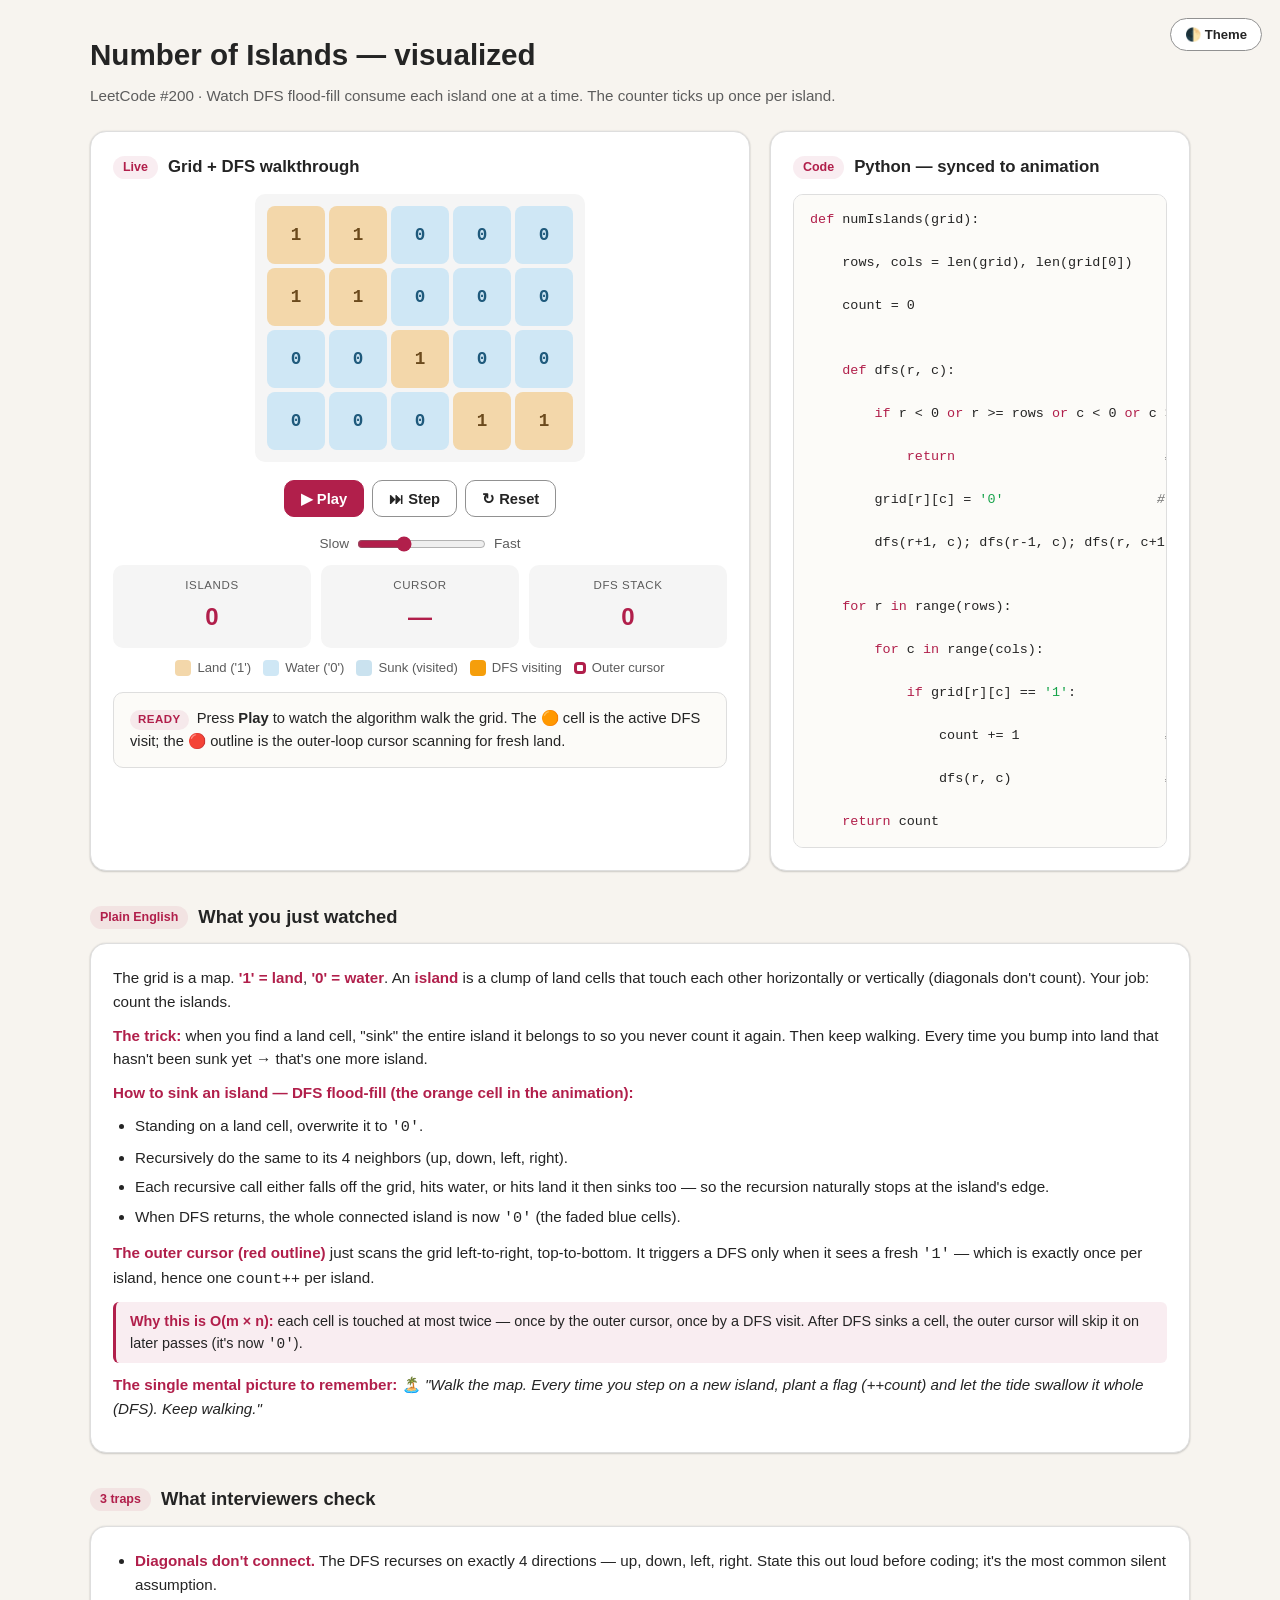
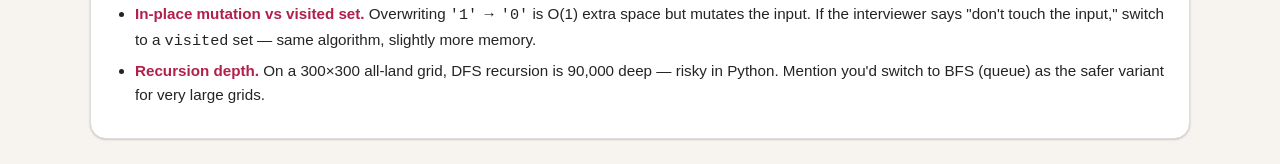
<file: visualizers/2026-05-14-number-of-islands.html>
<!DOCTYPE html>
<html lang="en">
<head>
<meta charset="UTF-8">
<title>Number of Islands — DFS Flood Fill</title>
<script>
  (() => {
    const param = new URLSearchParams(window.location.search).get("clawpilotTheme");
    const theme =
      param || (window.matchMedia("(prefers-color-scheme: dark)").matches ? "dark" : "light");
    document.documentElement.setAttribute("data-theme", theme);
  })();
</script>
<style>
:root {
  color-scheme: light;
  --cp-bg: #f7f4ef;
  --cp-bg-elevated: #fcfbf8;
  --cp-surface: #ffffff;
  --cp-surface-soft: #f5f5f5;
  --cp-border: #dedede;
  --cp-border-strong: #919191;
  --cp-text: #242424;
  --cp-text-muted: #5c5c5c;
  --cp-text-soft: #6f6f6f;
  --cp-accent: #b11f4b;
  --cp-accent-hover: #9a1a41;
  --cp-accent-soft: rgba(177, 31, 75, 0.08);
  --cp-accent-fg: #ffffff;
  --cp-success: #16a34a;
  --cp-danger: #dc2626;
  --cp-warning: #f59e0b;
  --cp-link: #0078d4;
  --cp-shadow: 0 18px 48px rgba(0, 0, 0, 0.12);
  --cp-overlay: rgba(255, 255, 255, 0.8);
  --cp-panel: rgba(255, 255, 255, 0.86);
  --cp-panel-strong: rgba(255, 255, 255, 0.96);
  --cp-sheen: rgba(255, 255, 255, 0.55);
  --cp-highlight: rgba(177, 31, 75, 0.12);
}
html[data-theme="dark"] {
  color-scheme: dark;
  --cp-bg: #3d3b3a;
  --cp-bg-elevated: #343231;
  --cp-surface: #292929;
  --cp-surface-soft: #2e2e2e;
  --cp-border: #474747;
  --cp-border-strong: #5f5f5f;
  --cp-text: #dedede;
  --cp-text-muted: #919191;
  --cp-text-soft: #b0b0b0;
  --cp-accent: #fd8ea1;
  --cp-accent-hover: #fb7b91;
  --cp-accent-soft: rgba(253, 142, 161, 0.14);
  --cp-accent-fg: #1a1a1a;
  --cp-success: #4ade80;
  --cp-danger: #f87171;
  --cp-warning: #fbbf24;
  --cp-link: #4da6ff;
  --cp-shadow: 0 18px 48px rgba(0, 0, 0, 0.32);
  --cp-overlay: rgba(41, 41, 41, 0.88);
  --cp-panel: rgba(41, 41, 41, 0.72);
  --cp-panel-strong: rgba(41, 41, 41, 0.96);
  --cp-sheen: rgba(255, 255, 255, 0.04);
  --cp-highlight: rgba(253, 142, 161, 0.12);
}

* { box-sizing: border-box; margin: 0; padding: 0; }

body {
  font-family: "Segoe UI", Aptos, Calibri, -apple-system, BlinkMacSystemFont, sans-serif;
  background: var(--cp-bg);
  color: var(--cp-text);
  min-height: 100vh;
  padding: 32px 16px;
  line-height: 1.55;
}

.container {
  max-width: 1100px;
  margin: 0 auto;
}

h1 {
  font-size: 1.85rem;
  margin-bottom: 6px;
}

.subtitle {
  color: var(--cp-text-muted);
  margin-bottom: 24px;
  font-size: 0.95rem;
}

.layout {
  display: grid;
  grid-template-columns: minmax(380px, 1fr) minmax(320px, 420px);
  gap: 20px;
}

@media (max-width: 880px) {
  .layout { grid-template-columns: 1fr; }
}

.card {
  background: var(--cp-surface);
  border: 1px solid var(--cp-border);
  border-radius: 16px;
  padding: 22px;
  box-shadow: 0 0 2px rgba(0,0,0,0.12), 0 1px 2px rgba(0,0,0,0.14);
}

.card h2 {
  font-size: 1.05rem;
  margin-bottom: 14px;
  display: flex;
  align-items: center;
  gap: 10px;
}

.badge {
  display: inline-block;
  background: var(--cp-accent-soft);
  color: var(--cp-accent);
  padding: 2px 10px;
  border-radius: 999px;
  font-size: 0.78rem;
  font-weight: 600;
}

.grid-wrap {
  display: flex;
  justify-content: center;
  margin: 12px 0 18px;
}

.grid {
  display: grid;
  gap: 4px;
  padding: 12px;
  background: var(--cp-surface-soft);
  border-radius: 10px;
}

.cell {
  width: 58px;
  height: 58px;
  display: flex;
  align-items: center;
  justify-content: center;
  border-radius: 8px;
  font-family: Consolas, "Courier New", Courier, monospace;
  font-weight: 700;
  font-size: 1.1rem;
  transition: background 0.25s ease, transform 0.18s ease, box-shadow 0.25s ease;
  position: relative;
}

/* Water = '0' */
.cell[data-state="water"] {
  background: #cfe7f5;
  color: #1f5a7c;
}
html[data-theme="dark"] .cell[data-state="water"] {
  background: #2a4a5e;
  color: #b0d8ee;
}

/* Land = '1' */
.cell[data-state="land"] {
  background: #f3d7aa;
  color: #6b4a1d;
}
html[data-theme="dark"] .cell[data-state="land"] {
  background: #6b4a1d;
  color: #f3d7aa;
}

/* Sunk = previously land, now overwritten to '0' (visited) */
.cell[data-state="sunk"] {
  background: #9ecae1;
  color: #2c4a5e;
  opacity: 0.55;
}
html[data-theme="dark"] .cell[data-state="sunk"] {
  background: #355d75;
  color: #88aac0;
  opacity: 0.55;
}

/* The cursor — current outer-loop position */
.cell.cursor {
  outline: 3px solid var(--cp-accent);
  outline-offset: 2px;
  z-index: 2;
}

/* The DFS visiting cell — actively being processed */
.cell.visiting {
  background: var(--cp-warning) !important;
  color: #2a2000 !important;
  transform: scale(1.08);
  box-shadow: 0 6px 18px rgba(245, 158, 11, 0.45);
  z-index: 3;
}

.cell.just-sunk {
  animation: pulse 0.45s ease;
}

@keyframes pulse {
  0% { transform: scale(1.15); box-shadow: 0 0 0 8px rgba(177,31,75,0.25); }
  100% { transform: scale(1); box-shadow: none; }
}

.controls {
  display: flex;
  gap: 8px;
  flex-wrap: wrap;
  margin: 16px 0 8px;
  justify-content: center;
}

button {
  font-family: inherit;
  font-size: 0.92rem;
  font-weight: 600;
  padding: 9px 16px;
  border-radius: 10px;
  border: 1px solid var(--cp-border-strong);
  background: var(--cp-surface);
  color: var(--cp-text);
  cursor: pointer;
  transition: background 0.15s, color 0.15s, transform 0.1s;
}
button:hover { background: var(--cp-surface-soft); }
button:active { transform: translateY(1px); }
button:disabled { opacity: 0.45; cursor: not-allowed; }
button.primary {
  background: var(--cp-accent);
  color: var(--cp-accent-fg);
  border-color: var(--cp-accent);
}
button.primary:hover { background: var(--cp-accent-hover); }

.speed {
  display: flex;
  align-items: center;
  gap: 8px;
  font-size: 0.85rem;
  color: var(--cp-text-muted);
}
.speed input[type="range"] { accent-color: var(--cp-accent); }

.stats {
  display: grid;
  grid-template-columns: repeat(3, 1fr);
  gap: 10px;
  margin-top: 10px;
}
.stat {
  background: var(--cp-surface-soft);
  padding: 12px;
  border-radius: 10px;
  text-align: center;
}
.stat-label { font-size: 0.72rem; color: var(--cp-text-muted); text-transform: uppercase; letter-spacing: 0.05em; }
.stat-value { font-size: 1.5rem; font-weight: 700; color: var(--cp-accent); margin-top: 4px; }

.legend {
  display: flex;
  flex-wrap: wrap;
  gap: 12px;
  margin-top: 10px;
  font-size: 0.82rem;
  color: var(--cp-text-muted);
  justify-content: center;
}
.legend-item { display: flex; align-items: center; gap: 6px; }
.swatch { width: 16px; height: 16px; border-radius: 4px; }

.narration {
  background: var(--cp-bg-elevated);
  border: 1px solid var(--cp-border);
  border-radius: 10px;
  padding: 14px 16px;
  margin-top: 14px;
  min-height: 70px;
  font-size: 0.92rem;
  color: var(--cp-text);
}
.narration .step-tag {
  display: inline-block;
  background: var(--cp-accent-soft);
  color: var(--cp-accent);
  padding: 1px 8px;
  border-radius: 999px;
  font-size: 0.72rem;
  font-weight: 600;
  margin-right: 8px;
  text-transform: uppercase;
  letter-spacing: 0.04em;
}

/* Code panel */
pre.code {
  background: var(--cp-bg-elevated);
  border: 1px solid var(--cp-border);
  border-radius: 10px;
  padding: 14px 16px;
  font-family: Consolas, "Courier New", Courier, monospace;
  font-size: 0.84rem;
  line-height: 1.6;
  overflow-x: auto;
  white-space: pre;
}
pre.code .line {
  display: block;
  padding: 0 6px;
  margin: 0 -6px;
  border-radius: 4px;
  transition: background 0.2s;
}
pre.code .line.active {
  background: var(--cp-accent-soft);
  color: var(--cp-accent);
}
pre.code .kw { color: var(--cp-accent); }
pre.code .str { color: var(--cp-success); }
pre.code .com { color: var(--cp-text-soft); font-style: italic; }

.section-title {
  margin-top: 32px;
  margin-bottom: 12px;
  font-size: 1.15rem;
  display: flex;
  align-items: center;
  gap: 10px;
}

.explainer { font-size: 0.95rem; }
.explainer p { margin-bottom: 10px; }
.explainer ul { padding-left: 22px; margin-bottom: 10px; }
.explainer li { margin-bottom: 6px; }
.explainer strong { color: var(--cp-accent); }

.tip {
  border-left: 3px solid var(--cp-accent);
  padding: 8px 14px;
  background: var(--cp-accent-soft);
  border-radius: 6px;
  margin: 10px 0;
  font-size: 0.9rem;
}

.theme-toggle {
  position: fixed;
  top: 18px;
  right: 18px;
  background: var(--cp-surface);
  border: 1px solid var(--cp-border-strong);
  color: var(--cp-text);
  padding: 8px 14px;
  border-radius: 999px;
  cursor: pointer;
  font-size: 0.82rem;
  z-index: 100;
}
</style>
</head>
<body>
<button class="theme-toggle" id="themeToggle">🌓 Theme</button>

<div class="container">
  <h1>Number of Islands — visualized</h1>
  <p class="subtitle">LeetCode #200 · Watch DFS flood-fill consume each island one at a time. The counter ticks up once per island.</p>

  <div class="layout">
    <!-- Left: animated grid + controls -->
    <div class="card">
      <h2><span class="badge">Live</span> Grid + DFS walkthrough</h2>
      <div class="grid-wrap"><div class="grid" id="grid"></div></div>

      <div class="controls">
        <button id="btnPlay" class="primary">▶ Play</button>
        <button id="btnStep">⏭ Step</button>
        <button id="btnReset">↻ Reset</button>
      </div>

      <div class="controls">
        <div class="speed">
          <span>Slow</span>
          <input type="range" id="speed" min="60" max="700" value="280" step="20" />
          <span>Fast</span>
        </div>
      </div>

      <div class="stats">
        <div class="stat"><div class="stat-label">Islands</div><div class="stat-value" id="statIslands">0</div></div>
        <div class="stat"><div class="stat-label">Cursor</div><div class="stat-value" id="statCursor">—</div></div>
        <div class="stat"><div class="stat-label">DFS stack</div><div class="stat-value" id="statStack">0</div></div>
      </div>

      <div class="legend">
        <div class="legend-item"><div class="swatch" style="background:#f3d7aa"></div> Land ('1')</div>
        <div class="legend-item"><div class="swatch" style="background:#cfe7f5"></div> Water ('0')</div>
        <div class="legend-item"><div class="swatch" style="background:#9ecae1; opacity:0.55"></div> Sunk (visited)</div>
        <div class="legend-item"><div class="swatch" style="background:#f59e0b"></div> DFS visiting</div>
        <div class="legend-item"><div class="swatch" style="border:3px solid #b11f4b;width:12px;height:12px"></div> Outer cursor</div>
      </div>

      <div class="narration" id="narration"><span class="step-tag">Ready</span>Press <strong>Play</strong> to watch the algorithm walk the grid. The 🟠 cell is the active DFS visit; the 🔴 outline is the outer-loop cursor scanning for fresh land.</div>
    </div>

    <!-- Right: code + counter sync -->
    <div class="card">
      <h2><span class="badge">Code</span> Python — synced to animation</h2>
<pre class="code" id="codePanel"><span class="line" data-line="1"><span class="kw">def</span> numIslands(grid):</span>
<span class="line" data-line="2">    rows, cols = len(grid), len(grid[0])</span>
<span class="line" data-line="3">    count = 0</span>
<span class="line" data-line="4"></span>
<span class="line" data-line="5">    <span class="kw">def</span> dfs(r, c):</span>
<span class="line" data-line="6">        <span class="kw">if</span> r &lt; 0 <span class="kw">or</span> r &gt;= rows <span class="kw">or</span> c &lt; 0 <span class="kw">or</span> c &gt;= cols <span class="kw">or</span> grid[r][c] != <span class="str">'1'</span>:</span>
<span class="line" data-line="7">            <span class="kw">return</span>                          <span class="com"># off-grid or not land</span></span>
<span class="line" data-line="8">        grid[r][c] = <span class="str">'0'</span>                   <span class="com"># sink: mark visited</span></span>
<span class="line" data-line="9">        dfs(r+1, c); dfs(r-1, c); dfs(r, c+1); dfs(r, c-1)</span>
<span class="line" data-line="10"></span>
<span class="line" data-line="11">    <span class="kw">for</span> r <span class="kw">in</span> range(rows):</span>
<span class="line" data-line="12">        <span class="kw">for</span> c <span class="kw">in</span> range(cols):</span>
<span class="line" data-line="13">            <span class="kw">if</span> grid[r][c] == <span class="str">'1'</span>:</span>
<span class="line" data-line="14">                count += 1                  <span class="com"># found a new island!</span></span>
<span class="line" data-line="15">                dfs(r, c)                   <span class="com"># sink the whole thing</span></span>
<span class="line" data-line="16">    <span class="kw">return</span> count</span></pre>
    </div>
  </div>

  <h2 class="section-title"><span class="badge">Plain English</span> What you just watched</h2>
  <div class="card explainer">
    <p>The grid is a map. <strong>'1' = land</strong>, <strong>'0' = water</strong>. An <strong>island</strong> is a clump of land cells that touch each other horizontally or vertically (diagonals don't count). Your job: count the islands.</p>

    <p><strong>The trick:</strong> when you find a land cell, "sink" the entire island it belongs to so you never count it again. Then keep walking. Every time you bump into land that hasn't been sunk yet → that's one more island.</p>

    <p><strong>How to sink an island — DFS flood-fill (the orange cell in the animation):</strong></p>
    <ul>
      <li>Standing on a land cell, overwrite it to <code>'0'</code>.</li>
      <li>Recursively do the same to its 4 neighbors (up, down, left, right).</li>
      <li>Each recursive call either falls off the grid, hits water, or hits land it then sinks too — so the recursion naturally stops at the island's edge.</li>
      <li>When DFS returns, the whole connected island is now <code>'0'</code> (the faded blue cells).</li>
    </ul>

    <p><strong>The outer cursor (red outline)</strong> just scans the grid left-to-right, top-to-bottom. It triggers a DFS only when it sees a fresh <code>'1'</code> — which is exactly once per island, hence one <code>count++</code> per island.</p>

    <div class="tip">
      <strong>Why this is O(m × n):</strong> each cell is touched at most twice — once by the outer cursor, once by a DFS visit. After DFS sinks a cell, the outer cursor will skip it on later passes (it's now <code>'0'</code>).
    </div>

    <p><strong>The single mental picture to remember:</strong> 🏝️ <em>"Walk the map. Every time you step on a new island, plant a flag (++count) and let the tide swallow it whole (DFS). Keep walking."</em></p>
  </div>

  <h2 class="section-title"><span class="badge">3 traps</span> What interviewers check</h2>
  <div class="card explainer">
    <ul>
      <li><strong>Diagonals don't connect.</strong> The DFS recurses on exactly 4 directions — up, down, left, right. State this out loud before coding; it's the most common silent assumption.</li>
      <li><strong>In-place mutation vs visited set.</strong> Overwriting <code>'1'</code> → <code>'0'</code> is O(1) extra space but mutates the input. If the interviewer says "don't touch the input," switch to a <code>visited</code> set — same algorithm, slightly more memory.</li>
      <li><strong>Recursion depth.</strong> On a 300×300 all-land grid, DFS recursion is 90,000 deep — risky in Python. Mention you'd switch to BFS (queue) as the safer variant for very large grids.</li>
    </ul>
  </div>
</div>

<script>
// ============================================================================
// Animation engine
// ============================================================================
const grid0 = [
  ["1","1","0","0","0"],
  ["1","1","0","0","0"],
  ["0","0","1","0","0"],
  ["0","0","0","1","1"]
];
const ROWS = grid0.length, COLS = grid0[0].length;

// Build the DOM grid
const gridEl = document.getElementById('grid');
gridEl.style.gridTemplateColumns = `repeat(${COLS}, 58px)`;
const cellEls = [];
for (let r = 0; r < ROWS; r++) {
  cellEls.push([]);
  for (let c = 0; c < COLS; c++) {
    const d = document.createElement('div');
    d.className = 'cell';
    cellEls[r].push(d);
    gridEl.appendChild(d);
  }
}

// State
let grid, steps = [], stepIdx = 0, playing = false, timer, speed = 280;
let islandCount = 0;

const narrationEl = document.getElementById('narration');
const statIslands = document.getElementById('statIslands');
const statCursor = document.getElementById('statCursor');
const statStack = document.getElementById('statStack');
const speedEl = document.getElementById('speed');
const btnPlay = document.getElementById('btnPlay');
const btnStep = document.getElementById('btnStep');
const btnReset = document.getElementById('btnReset');

speedEl.addEventListener('input', e => { speed = +e.target.value; if (playing) { clearInterval(timer); startPlayLoop(); }});

function snapshot(g) {
  // deep copy for steps
  return g.map(row => row.slice());
}

// Build a list of animation steps by SIMULATING the algorithm.
function buildSteps() {
  const g = snapshot(grid0);
  const steps = [];
  let count = 0;
  // We track a virtual recursion stack just for the visualization.
  // We expand iteratively in DFS order matching dfs(r+1)→dfs(r-1)→dfs(r,c+1)→dfs(r,c-1)
  // so the animation matches the code.
  for (let r = 0; r < ROWS; r++) {
    for (let c = 0; c < COLS; c++) {
      steps.push({type:'cursor', r, c, line:13, msg:`Outer cursor at (${r},${c}). Cell = '${g[r][c]}'.`});
      if (g[r][c] === '1') {
        count++;
        steps.push({type:'found', r, c, count, line:14, msg:`Found fresh land at (${r},${c})! Islands so far: ${count}. Starting DFS to sink it.`});
        // Iterative DFS using an explicit stack so we can render the stack size.
        // To match the code's recursion order (down, up, right, left), push neighbors
        // in reverse order so they pop in the right order.
        const stack = [[r, c]];
        while (stack.length) {
          const [cr, cc] = stack.pop();
          if (cr < 0 || cr >= ROWS || cc < 0 || cc >= COLS) {
            steps.push({type:'skip', r:cr, c:cc, stack: stack.length, line:6, msg:`DFS(${cr},${cc}) — off-grid, return.`});
            continue;
          }
          if (g[cr][cc] !== '1') {
            steps.push({type:'skip', r:cr, c:cc, stack: stack.length, line:6, msg:`DFS(${cr},${cc}) — water or already sunk, return.`});
            continue;
          }
          // Sink it
          g[cr][cc] = '0';
          steps.push({type:'sink', r:cr, c:cc, stack: stack.length, line:8, msg:`DFS(${cr},${cc}) — sink land cell (set to '0'). Recurse on 4 neighbors.`});
          // Push neighbors in REVERSE order (left, right, up, down) so they pop as (down, up, right, left)
          stack.push([cr, cc-1]);
          stack.push([cr, cc+1]);
          stack.push([cr-1, cc]);
          stack.push([cr+1, cc]);
        }
        steps.push({type:'doneIsland', r, c, count, line:15, msg:`DFS finished. Island #${count} fully sunk. Continue scanning…`});
      }
    }
  }
  steps.push({type:'done', count, line:16, msg:`Scan complete. Total islands: ${count}.`});
  return steps;
}

function renderCell(r, c) {
  const g = grid;
  const el = cellEls[r][c];
  el.textContent = g[r][c];
  if (g[r][c] === '1') el.setAttribute('data-state', 'land');
  else if (originalLand[r][c]) el.setAttribute('data-state', 'sunk');
  else el.setAttribute('data-state', 'water');
}

let originalLand;

function clearTransientClasses() {
  for (let r = 0; r < ROWS; r++) for (let c = 0; c < COLS; c++) {
    cellEls[r][c].classList.remove('cursor', 'visiting', 'just-sunk');
  }
}

function highlightLine(n) {
  document.querySelectorAll('pre.code .line').forEach(el => {
    el.classList.toggle('active', +el.dataset.line === n);
  });
}

function applyStep(step) {
  clearTransientClasses();

  if (step.type === 'cursor') {
    if (step.r >= 0 && step.r < ROWS) cellEls[step.r][step.c].classList.add('cursor');
    statCursor.textContent = `(${step.r},${step.c})`;
  } else if (step.type === 'found') {
    cellEls[step.r][step.c].classList.add('cursor');
    cellEls[step.r][step.c].classList.add('visiting');
    islandCount = step.count;
    statIslands.textContent = step.count;
    statCursor.textContent = `(${step.r},${step.c})`;
  } else if (step.type === 'sink') {
    grid[step.r][step.c] = '0';
    renderCell(step.r, step.c);
    cellEls[step.r][step.c].classList.add('visiting');
    cellEls[step.r][step.c].classList.add('just-sunk');
    statStack.textContent = step.stack;
  } else if (step.type === 'skip') {
    if (step.r >= 0 && step.r < ROWS && step.c >= 0 && step.c < COLS) {
      cellEls[step.r][step.c].classList.add('cursor');
    }
    statStack.textContent = step.stack;
  } else if (step.type === 'doneIsland') {
    statStack.textContent = 0;
    cellEls[step.r][step.c].classList.add('cursor');
  } else if (step.type === 'done') {
    statStack.textContent = 0;
  }

  highlightLine(step.line);

  // Narration
  let tag;
  if (step.type === 'cursor') tag = 'Scan';
  else if (step.type === 'found') tag = 'Island ' + step.count;
  else if (step.type === 'sink') tag = 'DFS sink';
  else if (step.type === 'skip') tag = 'DFS skip';
  else if (step.type === 'doneIsland') tag = 'Island done';
  else tag = 'Complete';
  narrationEl.innerHTML = `<span class="step-tag">${tag}</span>${step.msg}`;
}

function nextStep() {
  if (stepIdx >= steps.length) {
    stopPlay();
    return false;
  }
  applyStep(steps[stepIdx]);
  stepIdx++;
  return true;
}

function startPlayLoop() {
  timer = setInterval(() => {
    if (!nextStep()) clearInterval(timer);
  }, speed);
}

function play() {
  if (playing) return;
  playing = true;
  btnPlay.textContent = '⏸ Pause';
  btnPlay.classList.remove('primary');
  startPlayLoop();
}

function stopPlay() {
  playing = false;
  btnPlay.textContent = stepIdx >= steps.length ? '↻ Replay' : '▶ Play';
  btnPlay.classList.add('primary');
  clearInterval(timer);
}

function reset() {
  stopPlay();
  grid = snapshot(grid0);
  originalLand = grid0.map(row => row.map(v => v === '1'));
  steps = buildSteps();
  stepIdx = 0;
  islandCount = 0;
  statIslands.textContent = 0;
  statCursor.textContent = '—';
  statStack.textContent = 0;
  for (let r = 0; r < ROWS; r++) for (let c = 0; c < COLS; c++) renderCell(r, c);
  clearTransientClasses();
  highlightLine(0);
  narrationEl.innerHTML = `<span class="step-tag">Ready</span>Press <strong>Play</strong> to watch the algorithm walk the grid. The 🟠 cell is the active DFS visit; the 🔴 outline is the outer-loop cursor scanning for fresh land.`;
  btnPlay.textContent = '▶ Play';
  btnPlay.classList.add('primary');
}

btnPlay.addEventListener('click', () => {
  if (stepIdx >= steps.length) { reset(); play(); return; }
  if (playing) stopPlay(); else play();
});
btnStep.addEventListener('click', () => { if (playing) stopPlay(); nextStep(); });
btnReset.addEventListener('click', reset);

document.getElementById('themeToggle').addEventListener('click', () => {
  const cur = document.documentElement.getAttribute('data-theme');
  document.documentElement.setAttribute('data-theme', cur === 'dark' ? 'light' : 'dark');
});

reset();
</script>
</body>
</html>
</file>
